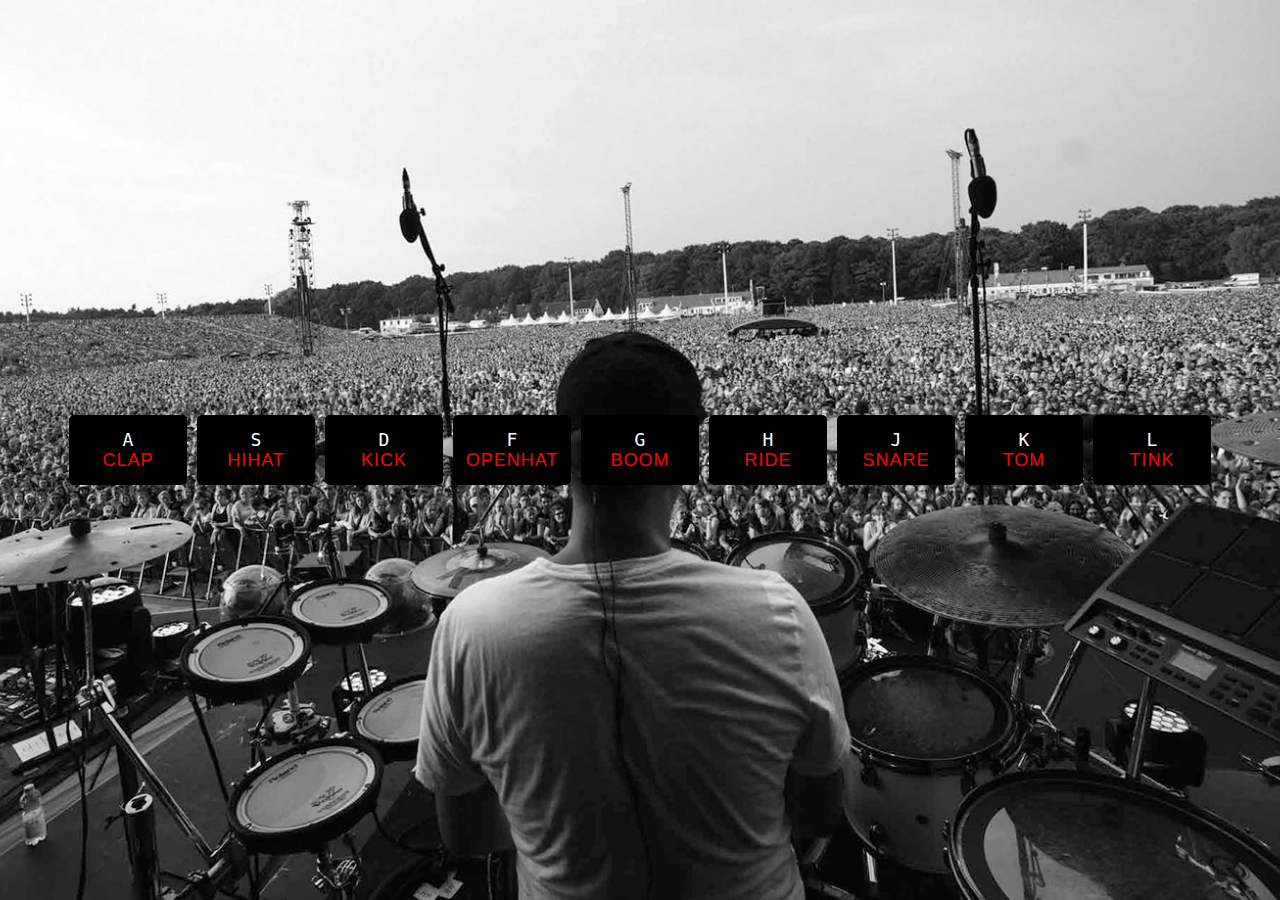
<file: day1-JSDrumKit/index.html>
<!DOCTYPE html>
<html>
	<head>
		<meta charset="UTF-8">
		<title>JS Drum Kit</title>
		<link rel="stylesheet" href="style.css">
	</head>
	<body>
		<div class="keys">
			<div data-key="65" class="key">
				<kbd>A</kbd>
				<span class="sound">clap</span>
			</div>
			<div data-key="83" class="key">
				<kbd>S</kbd>
				<span class="sound">hihat</span>
			</div>
			<div data-key="68" class="key">
				<kbd>D</kbd>
				<span class="sound">kick</span>
			</div>
			<div data-key="70" class="key">
				<kbd>F</kbd>
				<span class="sound">openhat</span>
			</div>
			<div data-key="71" class="key">
				<kbd>G</kbd>
				<span class="sound">boom</span>
			</div>
			<div data-key="72" class="key">
				<kbd>H</kbd>
				<span class="sound">ride</span>
			</div>
			<div data-key="74" class="key">
				<kbd>J</kbd>
				<span class="sound">snare</span>
			</div>
			<div data-key="75" class="key">
				<kbd>K</kbd>
				<span class="sound">tom</span>
			</div>
			<div data-key="76" class="key">
				<kbd>L</kbd>
				<span class="sound">tink</span>
			</div>
		</div>
		<audio data-key="65" src="sounds/clap.wav"></audio>
		<audio data-key="83" src="sounds/hihat.wav"></audio>
		<audio data-key="68" src="sounds/kick.wav"></audio>
		<audio data-key="70" src="sounds/openhat.wav"></audio>
		<audio data-key="71" src="sounds/boom.wav"></audio>
		<audio data-key="72" src="sounds/ride.wav"></audio>
		<audio data-key="74" src="sounds/snare.wav"></audio>
		<audio data-key="75" src="sounds/tom.wav"></audio>
		<audio data-key="76" src="sounds/tink.wav"></audio>
		<!-- <audio data-key="65" src="sounds/clap.wav"></audio> -->

		<script>
		function playSound(e){
				const audio = document.querySelector(`audio[data-key="${e.keyCode}"]`);
				const key = document.querySelector(`.key[data-key="${e.keyCode}"]`);
				if (!audio) return;// stop the function from running all together
				audio.currentTime = 0;// rewind to the start
				audio.play();
				key.classList.add('playing');
				key.classList.remove('playing');
				key.classList.toggle('playing');
			}

			function removeTransition(e) {
				if(e.propertyName != 'transform') return;
				this.classList.remove('playing')
			}


			const keys = document.querySelectorAll('.key');
			keys.forEach(key => key.addEventListener('transitionend', removeTransition))
			window.addEventListener('keydown', playSound);
		</script>
	</body>
</html>
</file>
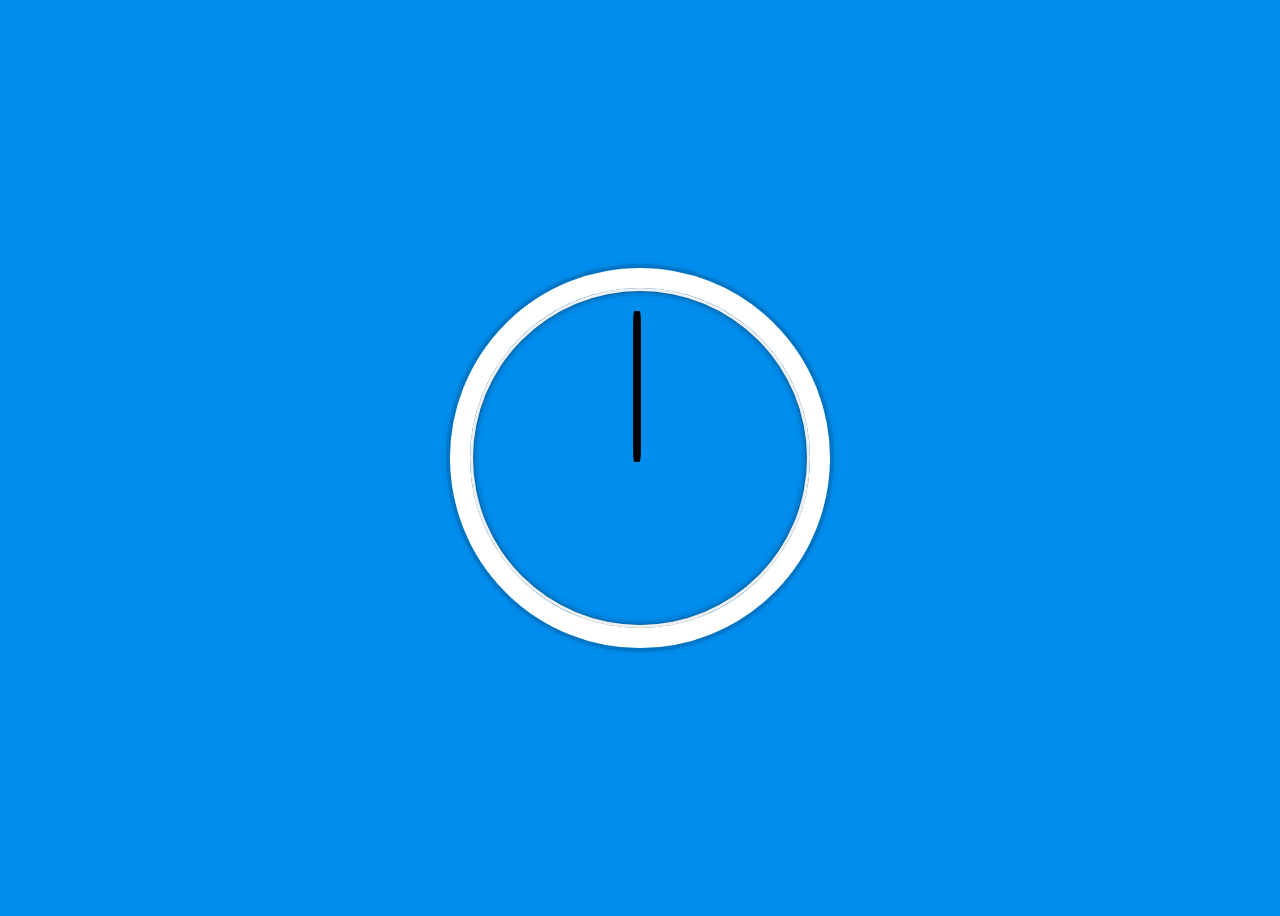
<file: day2-CSS-JS-Clock/index.html>
<!DOCTYPE html>
<html lang="en" dir="ltr">
  <head>
    <meta charset="utf-8">
    <title>CSS+JS Clock</title>
  </head>
  <body>
    <div class="clock">
      <div class="clock-face">
        <div class="hand hour-hand"></div>
        <div class="hand min-hand"></div>
        <div class="hand second-hand"></div>
      </div>
    </div>
    <style>
      html {
        background: #018DED url(https://i.picsum.photos/id/1019/1200/900.jpg?hmac=UPSpnt_bvHEFgV5dng-weNJwU8mQKUmBJqYdG3ptxNQ);
        background-size: cover;
        font-family:'helvetica neue';
        text-align: center;
        font-size:10px;
      }

      body {
        font-size:2rem;
        display:flex;
        flex:1;
        overflow: hidden;
        min-height: 100vh;
        align-items:center;

      }
      .clock{
        width:30rem;
        height:30rem;
        border:20px solid white;
        border-radius:50%;
        margin:50px auto;
        position:relative;
        padding:2rem;
        box-shadow:
          0 0 0px 4px rgba(0,0,0,0.1),
          inset 0 0 0 3px #EFEFEF,
          inset 0 0 10px 0 black,
          0 0 10px rgba(0,0,0,0.2);
      }
      .clock-face{
        position:relative;
        width: 100%;
        height: 100%;
        transform: translate(-3px);
      }
      .hand{
        width:50%;
        height:7px;
        background:black;
        position:absolute;
        border-radius: 10%;
        top:50%;
        transform-origin: 100%;
        transform: rotate(90deg);
        transition: all 0.05;
        transition-timing-function: cubic-bezier(0.1, 2.7, 0.58, 1);
      }
    </style>
    <script>
      const secondHand = document.querySelector('.second-hand');
      const minHand = document.querySelector('.min-hand');
      const hourHand = document.querySelector('.hour-hand');

      function setDate() {
        const now = new Date();
        const seconds = now.getSeconds();
        const secondsDegrees = ((seconds / 60) * 360) + 90;
        secondHand.style.height = `4px`;
        secondHand.style.background = `red`;
        secondHand.style.transform = `rotate(${secondsDegrees}deg)`;

        const mins = now.getMinutes();
        const minDegree = ((mins / 60) * 360) + 90;
        minHand.style.background = `purple`;
        minHand.style.transform = `rotate(${minDegree}deg)`;

        const hour = now.getHours();
        const hourDegree = ((hour / 12) * 360) + 90;
        hourHand.style.height = `10px`;
        hourHand.style.transform = `rotate(${hourDegree}deg)`;
      }
      setInterval(setDate, 1000);
    </script>
  </body>
</html>
</file>
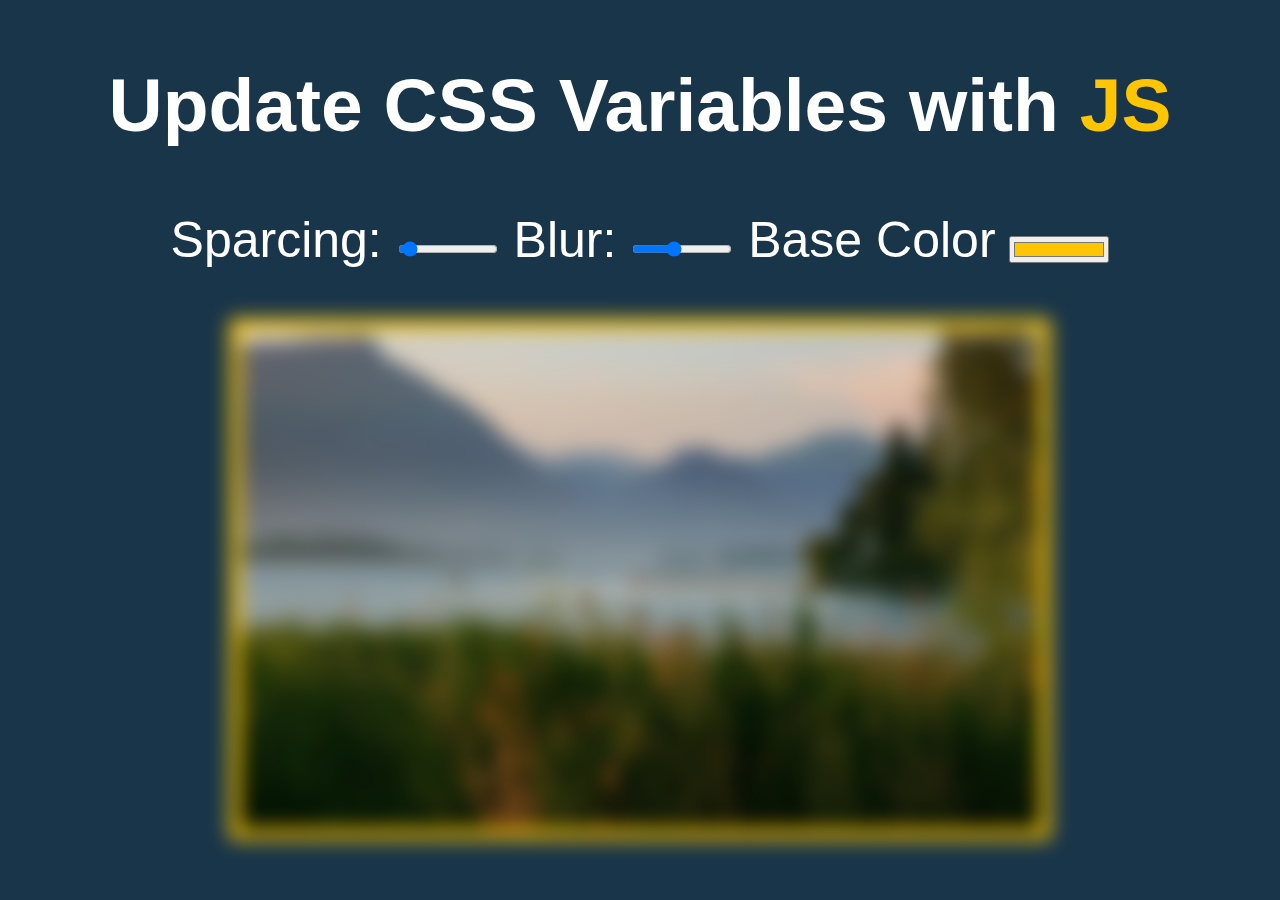
<file: day3-CSSVariablesandJS/index.html>
<!DOCTYPE html>
<html lang="en">
    <head>
        <meta charset="UTF-8">
        <meta http-equiv="X-UA-Compatible" content="IE=edge">
        <meta name="viewport" content="width=device-width, initial-scale=1.0">
        <title>Scoped CSS Variables and JS</title>
    </head>
    <body>
        <h2>Update CSS Variables with <span class="h1">JS</span></h2>

        <div class="controls">
            <label for="sparcing">Sparcing:</label>
            <input type="range" name="sparcing" min="0" max="200" value="10" data-sizing="px">
            
            <label for="sparcing">Blur:</label>
            <input type="range" name="blur" min="0" max="25" value="10" data-sizing="px">

            <label for="base">Base Color</label>
            <input type="color" name="base" value="#ffc600">
                   
        </div>

        <img src="456-800x500.jpg" alt="">


        <style>
            :root{
                --base: #ffc600;
                --sparcing: 10px;
                --blur: 10px;
            }

            img{
                padding: var(--sparcing);
                background: var(--base);
                filter: blur(var(--blur));
            }

            .h1{
                color: var(--base);
            }

            body{
                text-align:center;
            }

            body{
                background: #193549;
                color: white;
                font-family: "helvetica neue", sans-serif;
                font-weight:100;
                font-size: 50px;
            }
            .controls{
                margin-bottom: 50px;
            }

            a{
                color:var(--base);
                text-decoration: none;
            }


            input{
                width:100px;
            }
        </style>

        <script>
            const inputs = document.querySelectorAll(".controls input");

            function handleUpdate() {
                const suffix = this.dataset.sizing || "";
                document.documentElement.style.setProperty(`--${this.name}`, this.value + suffix)
            }
            inputs.forEach(input => input.addEventListener("change", handleUpdate));
            inputs.forEach(input => input.addEventListener("mousemeve", handleUpdate));
        </script>
    </body>
</html>
</file>
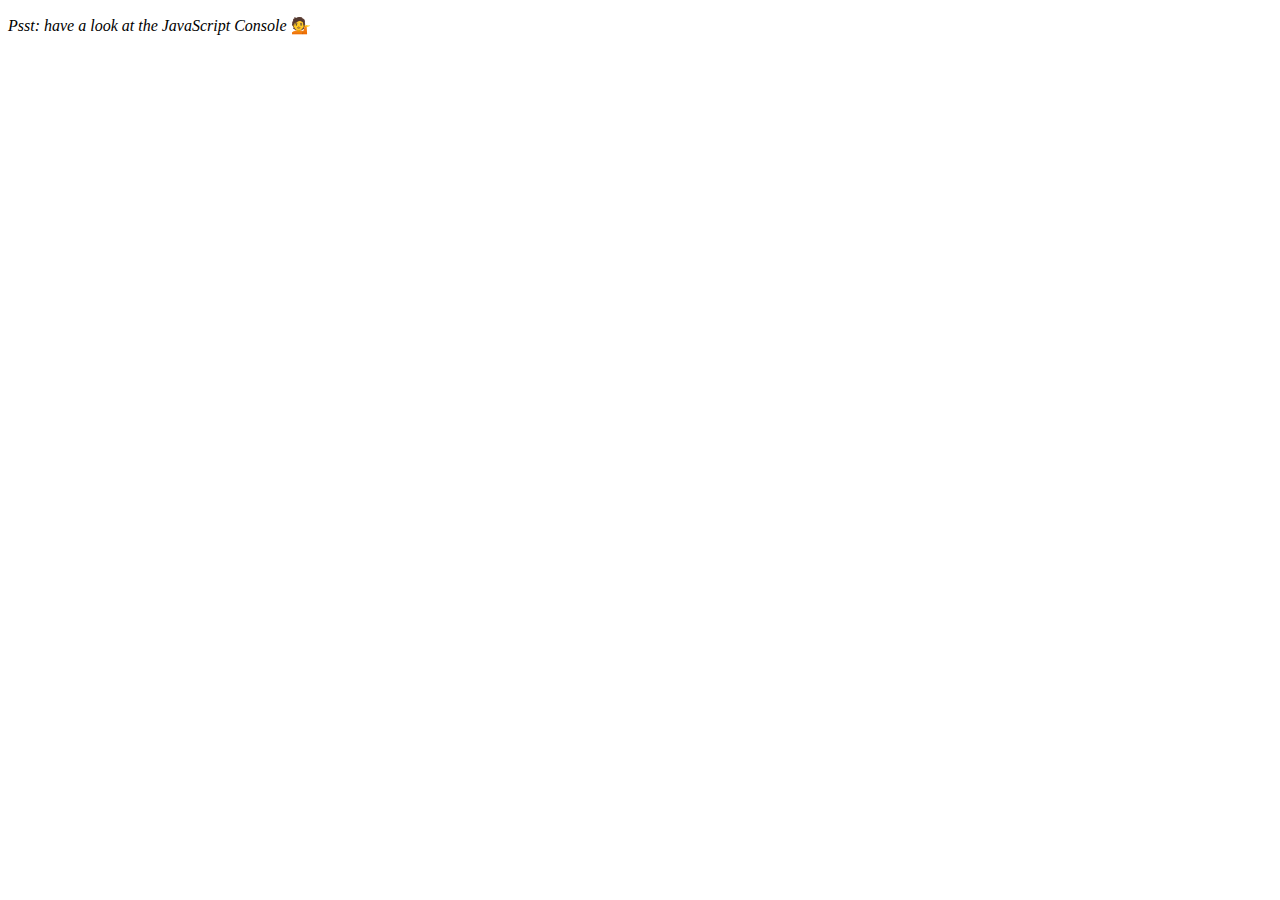
<file: day4-ArrrayCardioDay1/index.html>
<!DOCTYPE html>
<html lang="en">
<head>
    <meta charset="UTF-8">
    <meta http-equiv="X-UA-Compatible" content="IE=edge">
    <meta name="viewport" content="width=device-width, initial-scale=1.0">
    <title>Array Cardio 💪</title>
</head>
<body>
    <p><em>Psst: have a look at the JavaScript Console</em> 💁</p>
    <script>
      // Get your shorts on - this is an array workout!
      // ## Array Cardio Day 1
  
      // Some data we can work with
  
      const inventors = [
        { first: 'Albert', last: 'Einstein', year: 1879, passed: 1955 },
        { first: 'Isaac', last: 'Newton', year: 1643, passed: 1727 },
        { first: 'Galileo', last: 'Galilei', year: 1564, passed: 1642 },
        { first: 'Marie', last: 'Curie', year: 1867, passed: 1934 },
        { first: 'Johannes', last: 'Kepler', year: 1571, passed: 1630 },
        { first: 'Nicolaus', last: 'Copernicus', year: 1473, passed: 1543 },
        { first: 'Max', last: 'Planck', year: 1858, passed: 1947 },
        { first: 'Katherine', last: 'Blodgett', year: 1898, passed: 1979 },
        { first: 'Ada', last: 'Lovelace', year: 1815, passed: 1852 },
        { first: 'Sarah E.', last: 'Goode', year: 1855, passed: 1905 },
        { first: 'Lise', last: 'Meitner', year: 1878, passed: 1968 },
        { first: 'Hanna', last: 'Hammarström', year: 1829, passed: 1909 }
      ];
  
      const people = [
        'Bernhard, Sandra', 'Bethea, Erin', 'Becker, Carl', 'Bentsen, Lloyd', 'Beckett, Samuel', 'Blake, William', 'Berger, Ric', 'Beddoes, Mick', 'Beethoven, Ludwig',
        'Belloc, Hilaire', 'Begin, Menachem', 'Bellow, Saul', 'Benchley, Robert', 'Blair, Robert', 'Benenson, Peter', 'Benjamin, Walter', 'Berlin, Irving',
        'Benn, Tony', 'Benson, Leana', 'Bent, Silas', 'Berle, Milton', 'Berry, Halle', 'Biko, Steve', 'Beck, Glenn', 'Bergman, Ingmar', 'Black, Elk', 'Berio, Luciano',
        'Berne, Eric', 'Berra, Yogi', 'Berry, Wendell', 'Bevan, Aneurin', 'Ben-Gurion, David', 'Bevel, Ken', 'Biden, Joseph', 'Bennington, Chester', 'Bierce, Ambrose',
        'Billings, Josh', 'Birrell, Augustine', 'Blair, Tony', 'Beecher, Henry', 'Biondo, Frank'
      ];
      
      // Array.prototype.filter()
      // 1. Filter the list of inventors for those who were born in the 1500's

      const fifteen = inventors.filter(inventor => (inventor.year >= 1500 && inventor.year <1600));

      console.table(fifteen);
      // Array.prototype.map()
      // 2. Give us an array of the inventors first and last names
  
      const fullNames = inventors.map(inventor => `${inventor.first} ${inventor.last}`);
      console.log(fullNames)
      // Array.prototype.sort()
      // 3. Sort the inventors by birthdate, oldest to youngest
    //   const ordered = inventors.sort(function(a, b) {
    //       if(a.year > b.year){
    //           return 1;
    //       } else {
    //           return -1;
    //       }
    //   });

      const ordered = inventors.sort((a, b) => a.year > b.year ? 1:-1);
      
      console.table(ordered);
      // Array.prototype.reduce()
      // 4. How many years did all the inventors live all together?
      const totalYears = inventors.reduce((total, inventor) => {
          return total + (inventor.passed - inventor.year);
      }, 0);

      console.log(totalYears);


      // 5. Sort the inventors by years lived

      const oldest = inventors.sort(function(a, b) {
          const lastGuy = a.passed - a.year;
          const nextGuy = b.passed - b.passed;
          return lastGuy > nextGuy ? -1 : 1;
      });
      console.table(oldest);
      // 6. create a list of Boulevards in Paris that contain 'de' anywhere in the name
      // https://en.wikipedia.org/wiki/Category:Boulevards_in_Paris
    //   const category = document.querySelector('.mw-category');
    //   const links = Array.from(category.querySelectorAll('a'));
    //   const de = links
    //                 .map(link => link.textContent)
    //                 .filter(streetName => streetName.includes('de'));
  
  
      // 7. sort Exercise
      // Sort the people alphabetically by last name
      const alpha = people.sort((lastOne, nextOne) => {
          const [aLast, aFirst] = lastOne.split(', ');
          const [bLast, bFirst] = nextOne.split(', ');
          return aLast > bLast ? 1 : -1;
      });
      console.log(alpha);

  
      // 8. Reduce Exercise
      // Sum up the instances of each of these
      const data = ['car', 'car', 'truck', 'truck', 'bike', 'walk', 'car', 'van', 'bike', 'walk', 'car', 'van', 'car', 'truck' ];

      const transportation = data.reduce(function(obj, item) {
          if(!obj[item]){
              obj[item] = 0;
          }
          obj[item]++;
          return obj;
      }, {});

      console.log(transportation);
  
    </script>
</body>
</html>
</file>
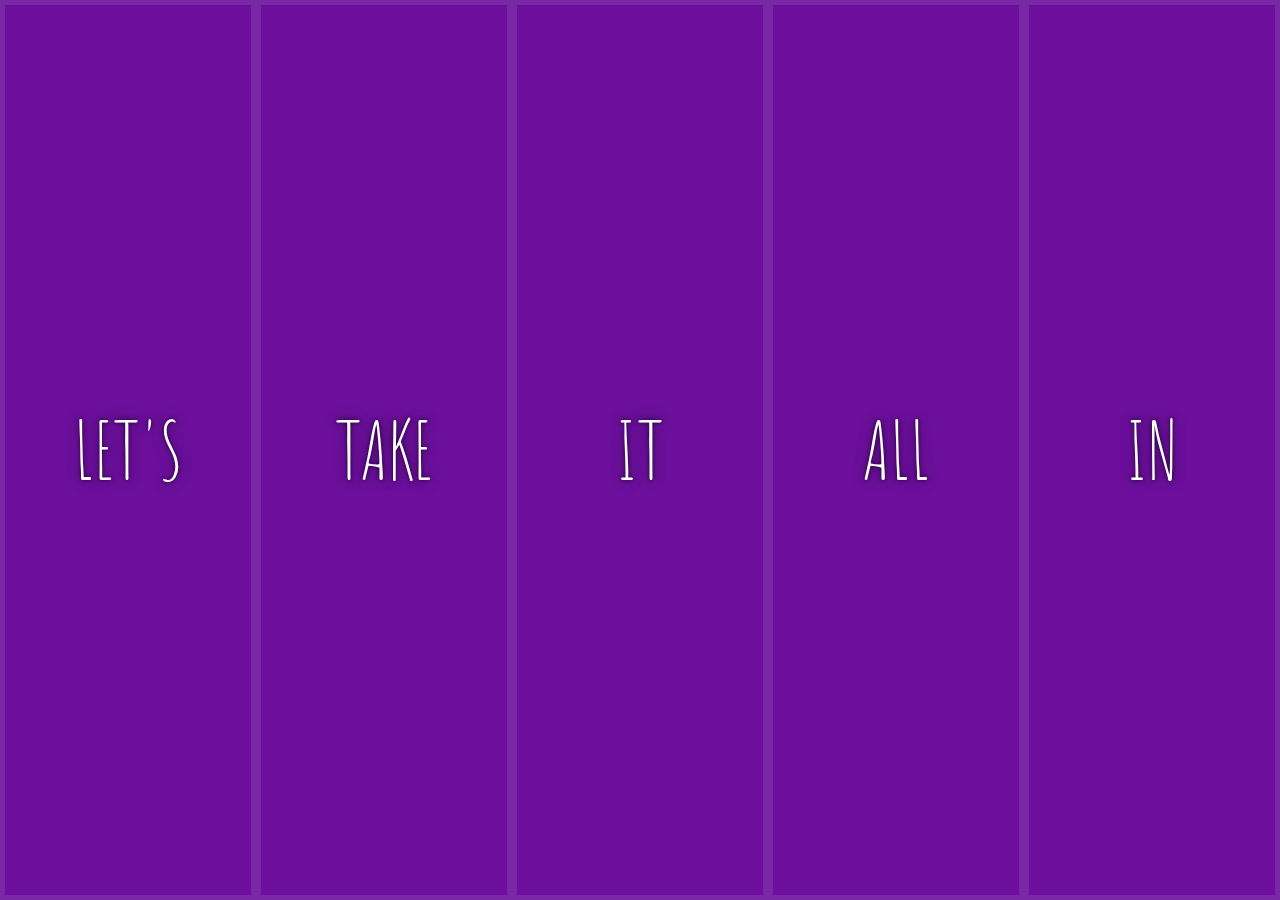
<file: day5-FlexPanelGallery/index.html>
<!DOCTYPE html>
<html lang="en">
    <head>
        <meta charset="UTF-8">
        <title>Flex Panels 💪</title>
        <link href='https://fonts.googleapis.com/css?family=Amatic+SC'
            rel='stylesheet' type='text/css'>
    </head>
    <body>
    <style>
        html {
        box-sizing: border-box;
        background: #ffc600;
        font-family: 'helvetica neue';
        font-size: 20px;
        font-weight: 200;
        }
        
        body {
        margin: 0;
        }
        
        *, *:before, *:after {
        box-sizing: inherit;
        }

        .panels {
        min-height: 100vh;
        overflow: hidden;
        display: flex;
        }

        .panel {
        background: #6B0F9C;
        box-shadow: inset 0 0 0 5px rgba(255,255,255,0.1);
        color: white;
        text-align: center;
        align-items: center;
        /* Safari transitionend event.propertyName === flex */
        /* Chrome + FF transitionend event.propertyName === flex-grow */
        transition:
            font-size 0.7s cubic-bezier(0.61,-0.19, 0.7,-0.11),
            flex 0.7s cubic-bezier(0.61,-0.19, 0.7,-0.11),
            background 0.2s;
        font-size: 20px;
        background-size: cover;
        background-position: center;
        flex: 1;
        justify-content: center;
        align-items: center;
        display: flex;
        flex-direction: column;
        }

        .panel1 { background-image:url(https://source.unsplash.com/gYl-UtwNg_I/1500x1500); }
        .panel2 { background-image:url(https://source.unsplash.com/rFKUFzjPYiQ/1500x1500); }
        .panel3 { background-image:url(https://images.unsplash.com/photo-1465188162913-8fb5709d6d57?ixlib=rb-0.3.5&q=80&fm=jpg&crop=faces&cs=tinysrgb&w=1500&h=1500&fit=crop&s=967e8a713a4e395260793fc8c802901d); }
        .panel4 { background-image:url(https://source.unsplash.com/ITjiVXcwVng/1500x1500); }
        .panel5 { background-image:url(https://source.unsplash.com/3MNzGlQM7qs/1500x1500); }

        /* Flex Items */
        .panel > * {
        margin: 0;
        width: 100%;
        transition: transform 0.5s;
        /* border: 1px solid red; */
        flex: 1 0 auto;
        display: flex;
        justify-content: center;
        align-items: center;
        }

        .panel > *:first-child { transform: translateY(-100%); }
        .panel.open-active > *:first-child { transform: translateY(0%); }
        .panel > *:last-child { transform: translateY(100%); }
        .panel.open-active > *:last-child { transform: translateY(0%);}

        .panel p {
        text-transform: uppercase;
        font-family: 'Amatic SC', cursive;
        text-shadow: 0 0 4px rgba(0, 0, 0, 0.72), 0 0 14px rgba(0, 0, 0, 0.45);
        font-size: 2em;
        }
        
        .panel p:nth-child(2) {
        font-size: 4em;
        }

        .panel.open {
            flex: 5;
        font-size: 40px;
        }

    </style>
        <div class="panels">
            <div class="panel panel1">
                <p>Hey</p>
                <p>Let's</p>
                <p>Dance</p>
            </div>
            <div class="panel panel2">
                <p>Give</p>
                <p>Take</p>
                <p>Receive</p>
            </div>
            <div class="panel panel3">
                <p>Experience</p>
                <p>It</p>
                <p>Today</p>
            </div>
            <div class="panel panel4">
                <p>Give</p>
                <p>All</p>
                <p>You can</p>
            </div>
            <div class="panel panel5">
                <p>Life</p>
                <p>In</p>
                <p>Motion</p>
            </div>
        </div>

    <script>
        const panels = document.querySelectorAll('.panel');

        function toggleOpen(){
            // console.log('hello');
            this.classList.toggle('open');
        }

        function toggleActive(e) {
            if(e.propertyName.includes('flex')){
                this.classList.toggle('open-active');
            }
        }

        panels.forEach(panel => panel.addEventListener('click', toggleOpen));
        panels.forEach(panel => panel.addEventListener('transitionend', toggleActive));
    </script>



    </body>
</html>
</file>
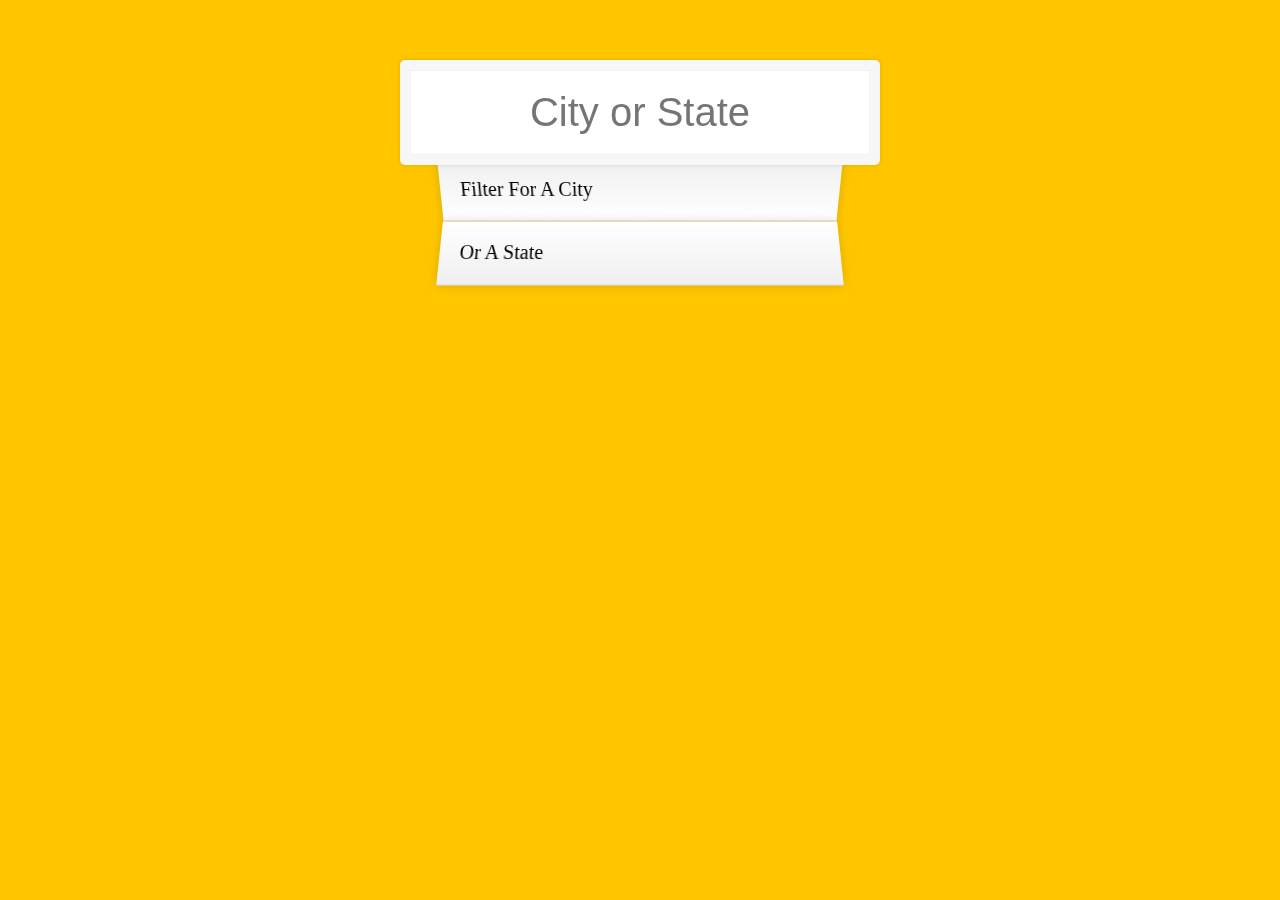
<file: day6-AjaxTypeAhead/index.html>
<!DOCTYPE html>
<html lang="en">
    <head>
        <meta charset="UTF-8">
        <title>Type Ahead 👀</title>
        <link rel="stylesheet" href="style.css">
    </head>
    <body>

        <form class="search-form">
            <input type="text" class="search" placeholder="City or State">
            <ul class="suggestions">
                <li>Filter for a city</li>
                <li>or a state</li>
            </ul>
        </form>
        <script>
            const endpoint = 'https://gist.githubusercontent.com/Miserlou/c5cd8364bf9b2420bb29/raw/2bf258763cdddd704f8ffd3ea9a3e81d25e2c6f6/cities.json';

            const cities = [];

            fetch(endpoint)
                .then(blob => blob.json())
                .then(data => cities.push(...data))

            function findMatches(wordToMatch, cities) {
                return cities.filter(place => {
                    // here we need to figure out if the city or state matches what was searched
                    const regex = new RegExp(wordToMatch, 'gi');
                    return place.city.match(regex) || place.state.match(regex);
                });
            }

            function numberWithCommas(x) {
                return x.toString().replace(/\B(?=(\d{3})+(?!\d))/g, ',');
            }



            function displayMatches() {
                const matchArray = findMatches(this.value, cities);
                const html = matchArray.map(place => {
                    const regex = new RegExp(this.value, 'gi');
                    const cityName = place.city.replace(regex, `<span class="hl">${this.value}</span>`);
                    const stateName = place.state.replace(regex, `<span class="hl">${this.value}</span>`);
                    return `
                        <li>
                            <span class="name">${cityName}, ${stateName}</span>
                            <span class="population">${numberWithCommas(place.population)}</span>
                        </li>
                    `;
                }).join('');
                suggestions.innerHTML = html;
            }

            const searchInput = document.querySelector('.search');
            const suggestions = document.querySelector('.suggestions');

            searchInput.addEventListener('change', displayMatches);
            searchInput.addEventListener('keyup', displayMatches);



        </script>
    </body>
</html>
</file>
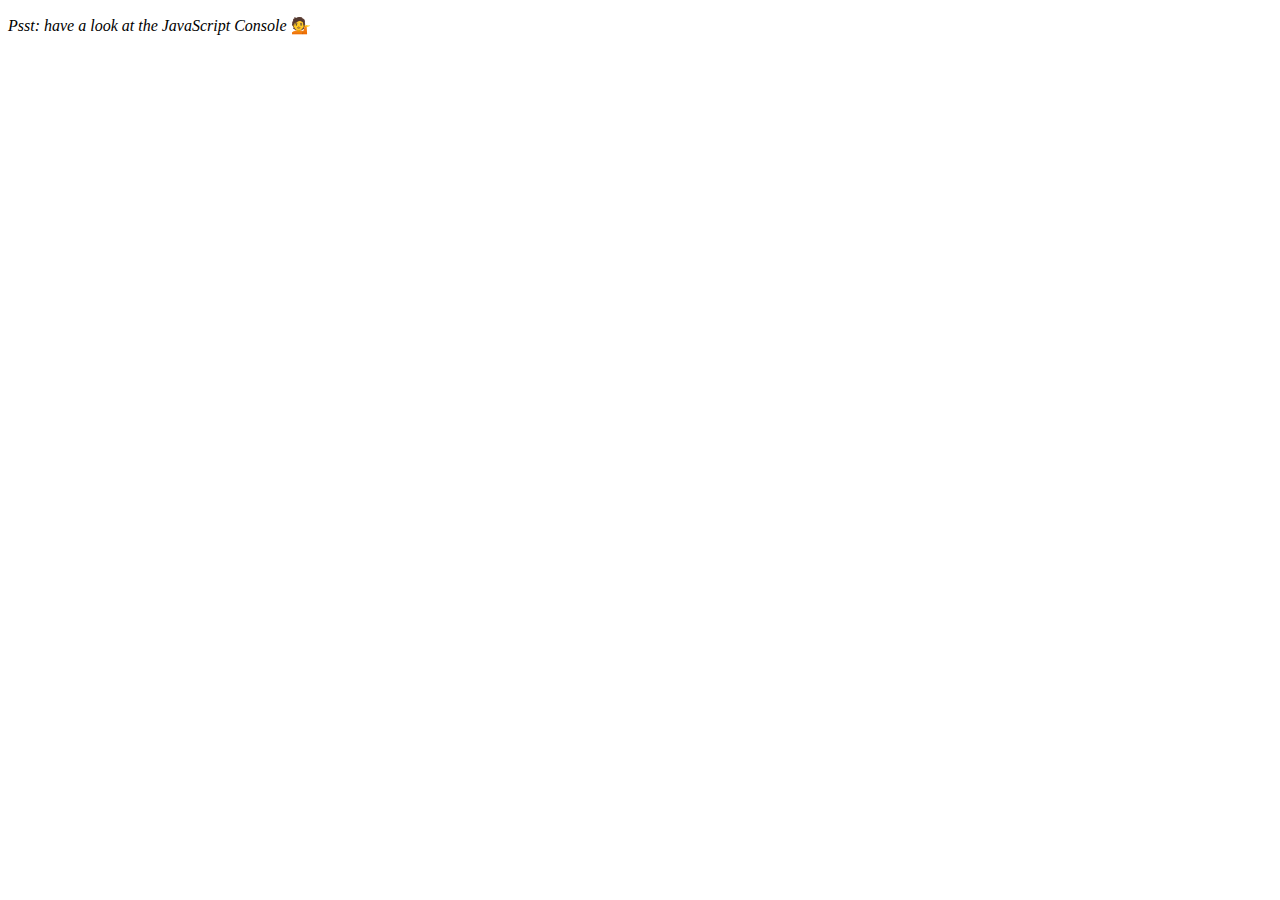
<file: day7-ArrayCardioDay2/index.html>
<!DOCTYPE html>
<html lang="en">
<head>
  <meta charset="UTF-8">
  <title>Array Cardio 💪💪</title>
</head>
<body>
  <p><em>Psst: have a look at the JavaScript Console</em> 💁</p>
  <script>
    // ## Array Cardio Day 2

    const people = [
      { name: 'Wes', year: 1988 },
      { name: 'Kait', year: 1986 },
      { name: 'Irv', year: 1970 },
      { name: 'Lux', year: 2015 }
    ];

    const comments = [
      { text: 'Love this!', id: 523423 },
      { text: 'Super good', id: 823423 },
      { text: 'You are the best', id: 2039842 },
      { text: 'Ramen is my fav food ever', id: 123523 },
      { text: 'Nice Nice Nice!', id: 542328 }
    ];

    // Some and Every Checks
    // Array.prototype.some() // is at least one person 19 or older?
    // const isAdult = people.some(function(person) {
    //     const currentYear = (new Date()).getFullYear();
    //     if(currentYear - person.year >= 19) {
    //         return true;
    //     }
    // });

    const allAdults = people.every(person => ((new Date()).getFullYear()) - person.year >= 19);

    console.log({allAdults});
    // Array.prototype.every() // is everyone 19 or older?

    const isAdult = people.some(person => ((new Date()).getFullYear()) - person.year >= 19);

    console.log({isAdult});
    // Array.prototype.find()
    // Find is like filter, but instead returns just the one you are looking for
    // find the comment with the ID of 823423

    const comment0 = comments.find(function(comment) {
        if (comment.id === 823423){
            return true;
        }
    });

    const comment = comments.find(comment => comment.id === 823423);
    console.log(comment);

    // Array.prototype.findIndex()
    // Find the comment with this ID
    // delete the comment with the ID of 823423
    console.table(comments);

    const index = comments.findIndex(comment => comment.id === 823423);
    console.log(index);

    //comments.splice(index, 1);

    const newComments = [
        ...comments.slice(0, index),
        ...comments.slice(index+1)
    ];



    console.table(newComments);




  </script>
</body>
</html>
</file>
<file: day1-JSDrumKit/style.css>
html {
  font-size: 10px;
  background: url('./background.jpg') bottom center;
  background-size: cover;
}

body,html {
  margin: 0;
  padding: 0;
  font-family: sans-serif;
}

.keys {
  display: flex;
  flex: 1;
  min-height: 100vh;
  align-items: center;
  justify-content: center;
}

.key {
  border:4px solid black;
  border-radius:5px;
  margin: 5px;
  font-size: 1.5em;
  padding: 1rem .5rem;
  transition: all 0.07s;
  width: 100px;
  text-align: center;
  color: white;
  background: rgba(0, 0, 0, 4);
  text-shadow: 0 0 5px black;
}

.playing {
  transform: scale(1.1);
  border-color: red;
  box-shadow: 0 0 10 red;
}

kbd {
  display: block;
  font-size: 1.2em;
}

.sound {
  font-size: 1.2em;
  text-transform: uppercase;
  letter-spacing:1px;
  color: red;
}
</file>
<file: day6-AjaxTypeAhead/style.css>
html {
    box-sizing: border-box;
    background: #ffc600;
    font-family: 'helvetica neue';
    font-size: 20px;
    font-weight: 200;
  }
  
  *, *:before, *:after {
    box-sizing: inherit;
  }
  
  input {
    width: 100%;
    padding: 20px;
  }
  
  .search-form {
    max-width: 400px;
    margin: 50px auto;
  }
  
  input.search {
    margin: 0;
    text-align: center;
    outline: 0;
    border: 10px solid #F7F7F7;
    width: 120%;
    left: -10%;
    position: relative;
    top: 10px;
    z-index: 2;
    border-radius: 5px;
    font-size: 40px;
    box-shadow: 0 0 5px rgba(0, 0, 0, 0.12), inset 0 0 2px rgba(0, 0, 0, 0.19);
  }
  
  .suggestions {
    margin: 0;
    padding: 0;
    position: relative;
    /*perspective: 20px;*/
  }
  
  .suggestions li {
    background: white;
    list-style: none;
    border-bottom: 1px solid #D8D8D8;
    box-shadow: 0 0 10px rgba(0, 0, 0, 0.14);
    margin: 0;
    padding: 20px;
    transition: background 0.2s;
    display: flex;
    justify-content: space-between;
    text-transform: capitalize;
  }
  
  .suggestions li:nth-child(even) {
    transform: perspective(100px) rotateX(3deg) translateY(2px) scale(1.001);
    background: linear-gradient(to bottom,  #ffffff 0%,#EFEFEF 100%);
  }
  
  .suggestions li:nth-child(odd) {
    transform: perspective(100px) rotateX(-3deg) translateY(3px);
    background: linear-gradient(to top,  #ffffff 0%,#EFEFEF 100%);
  }
  
  span.population {
    font-size: 15px;
  }
  
  .hl {
    background: #ffc600;
  }
</file>
